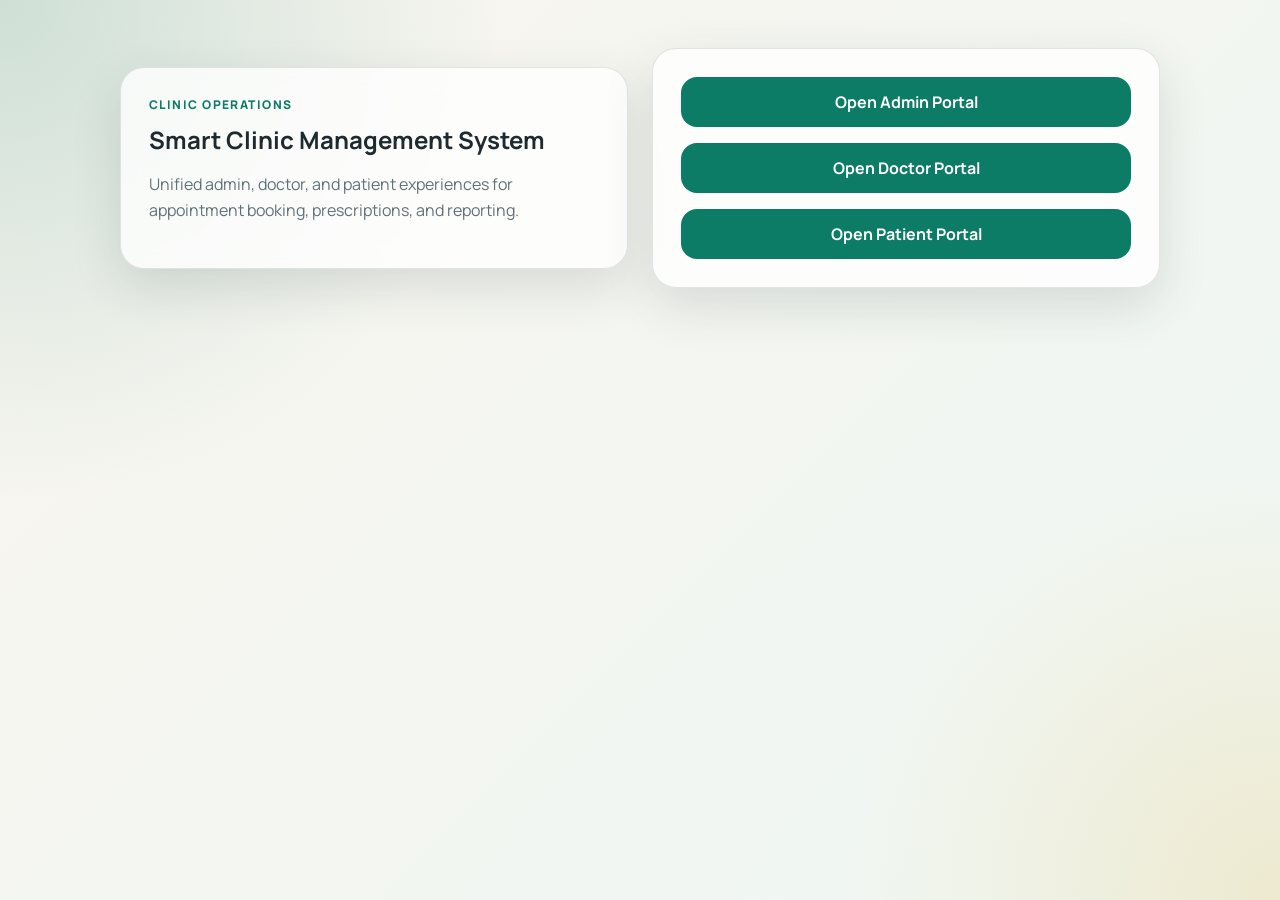
<file: frontend/index.html>
<!DOCTYPE html>
<html lang="en">
<head>
    <meta charset="UTF-8">
    <meta name="viewport" content="width=device-width, initial-scale=1.0">
    <title>Smart Clinic Management System</title>
    <link rel="stylesheet" href="assets/styles.css">
</head>
<body>
<main class="shell">
    <section class="hero">
        <div class="card">
            <div class="eyebrow">Clinic Operations</div>
            <h1>Smart Clinic Management System</h1>
            <p>Unified admin, doctor, and patient experiences for appointment booking, prescriptions, and reporting.</p>
        </div>
        <div class="card portal-list">
            <a class="portal-link" href="admin/login.html">Open Admin Portal</a>
            <a class="portal-link" href="doctor/login.html">Open Doctor Portal</a>
            <a class="portal-link" href="patient/login.html">Open Patient Portal</a>
        </div>
    </section>
</main>
</body>
</html>
</file>
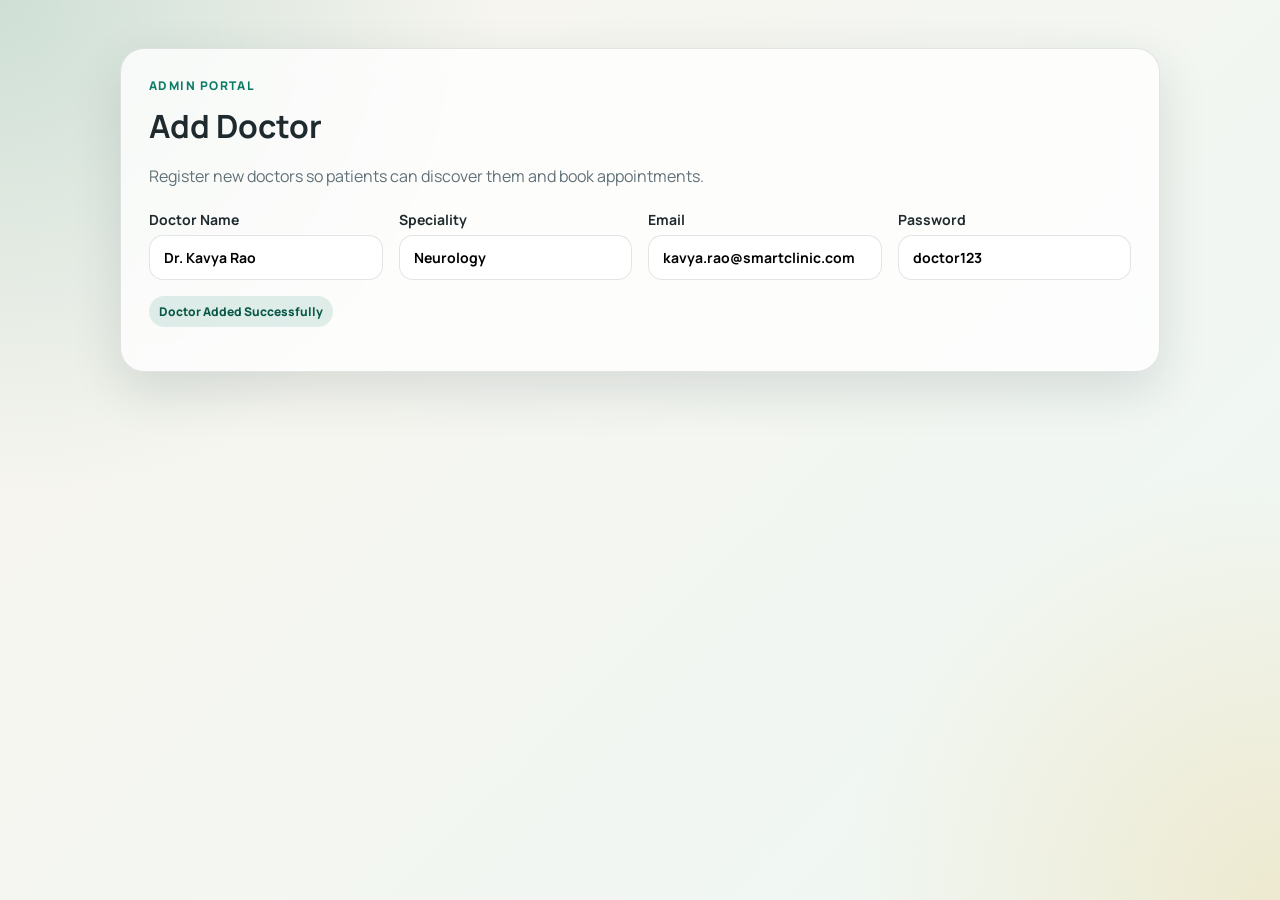
<file: frontend/admin/dashboard.html>
<!DOCTYPE html>
<html lang="en">
<head>
    <meta charset="UTF-8">
    <meta name="viewport" content="width=device-width, initial-scale=1.0">
    <title>Admin Dashboard</title>
    <link rel="stylesheet" href="../assets/styles.css">
</head>
<body>
<main class="shell">
    <div class="card">
        <div class="eyebrow">Admin Portal</div>
        <h1>Add Doctor</h1>
        <p>Register new doctors so patients can discover them and book appointments.</p>
        <form class="grid-2">
            <label>Doctor Name
                <input type="text" value="Dr. Kavya Rao">
            </label>
            <label>Speciality
                <input type="text" value="Neurology">
            </label>
            <label>Email
                <input type="email" value="kavya.rao@smartclinic.com">
            </label>
            <label>Password
                <input type="text" value="doctor123">
            </label>
        </form>
        <p><span class="badge">Doctor Added Successfully</span></p>
    </div>
</main>
</body>
</html>
</file>
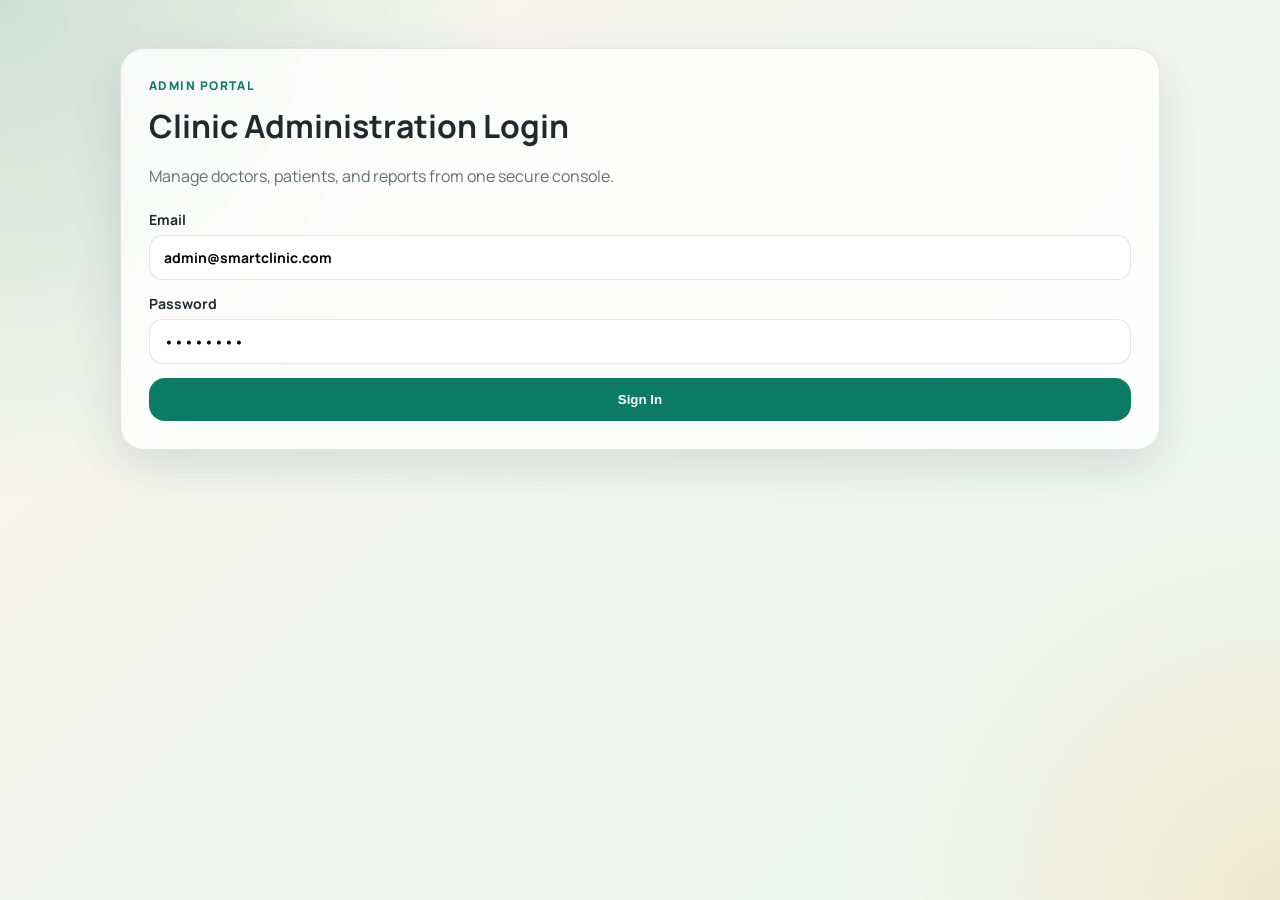
<file: frontend/admin/login.html>
<!DOCTYPE html>
<html lang="en">
<head>
    <meta charset="UTF-8">
    <meta name="viewport" content="width=device-width, initial-scale=1.0">
    <title>Admin Login</title>
    <link rel="stylesheet" href="../assets/styles.css">
</head>
<body>
<main class="shell">
    <div class="card">
        <div class="eyebrow">Admin Portal</div>
        <h1>Clinic Administration Login</h1>
        <p>Manage doctors, patients, and reports from one secure console.</p>
        <form>
            <label>Email
                <input type="email" value="admin@smartclinic.com">
            </label>
            <label>Password
                <input type="password" value="admin123">
            </label>
            <button type="button" onclick="location.href='dashboard.html'">Sign In</button>
        </form>
    </div>
</main>
</body>
</html>
</file>
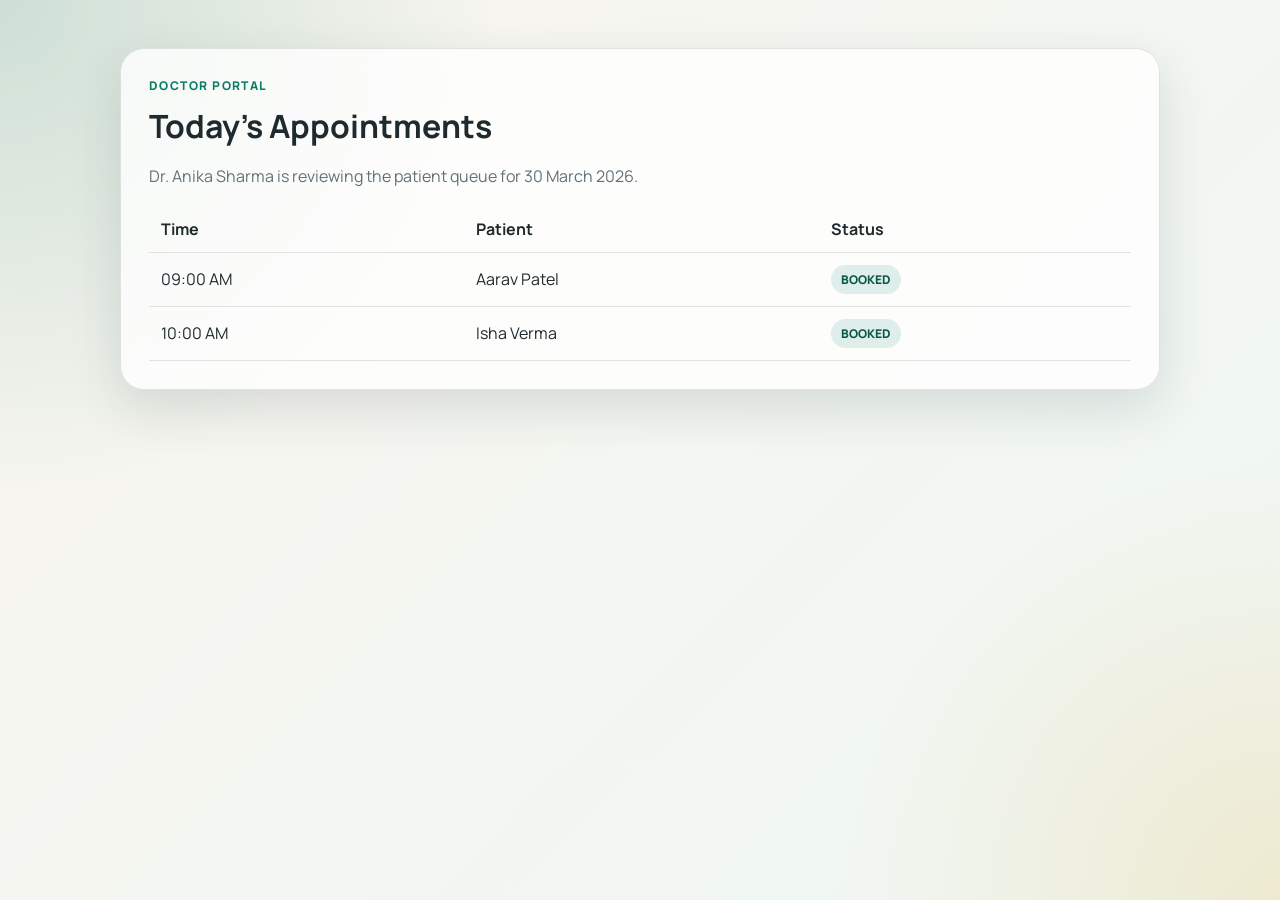
<file: frontend/doctor/appointments.html>
<!DOCTYPE html>
<html lang="en">
<head>
    <meta charset="UTF-8">
    <meta name="viewport" content="width=device-width, initial-scale=1.0">
    <title>Doctor Appointments</title>
    <link rel="stylesheet" href="../assets/styles.css">
</head>
<body>
<main class="shell">
    <div class="card">
        <div class="eyebrow">Doctor Portal</div>
        <h1>Today's Appointments</h1>
        <p>Dr. Anika Sharma is reviewing the patient queue for 30 March 2026.</p>
        <table class="table">
            <thead>
            <tr>
                <th>Time</th>
                <th>Patient</th>
                <th>Status</th>
            </tr>
            </thead>
            <tbody>
            <tr>
                <td>09:00 AM</td>
                <td>Aarav Patel</td>
                <td><span class="badge">BOOKED</span></td>
            </tr>
            <tr>
                <td>10:00 AM</td>
                <td>Isha Verma</td>
                <td><span class="badge">BOOKED</span></td>
            </tr>
            </tbody>
        </table>
    </div>
</main>
</body>
</html>
</file>
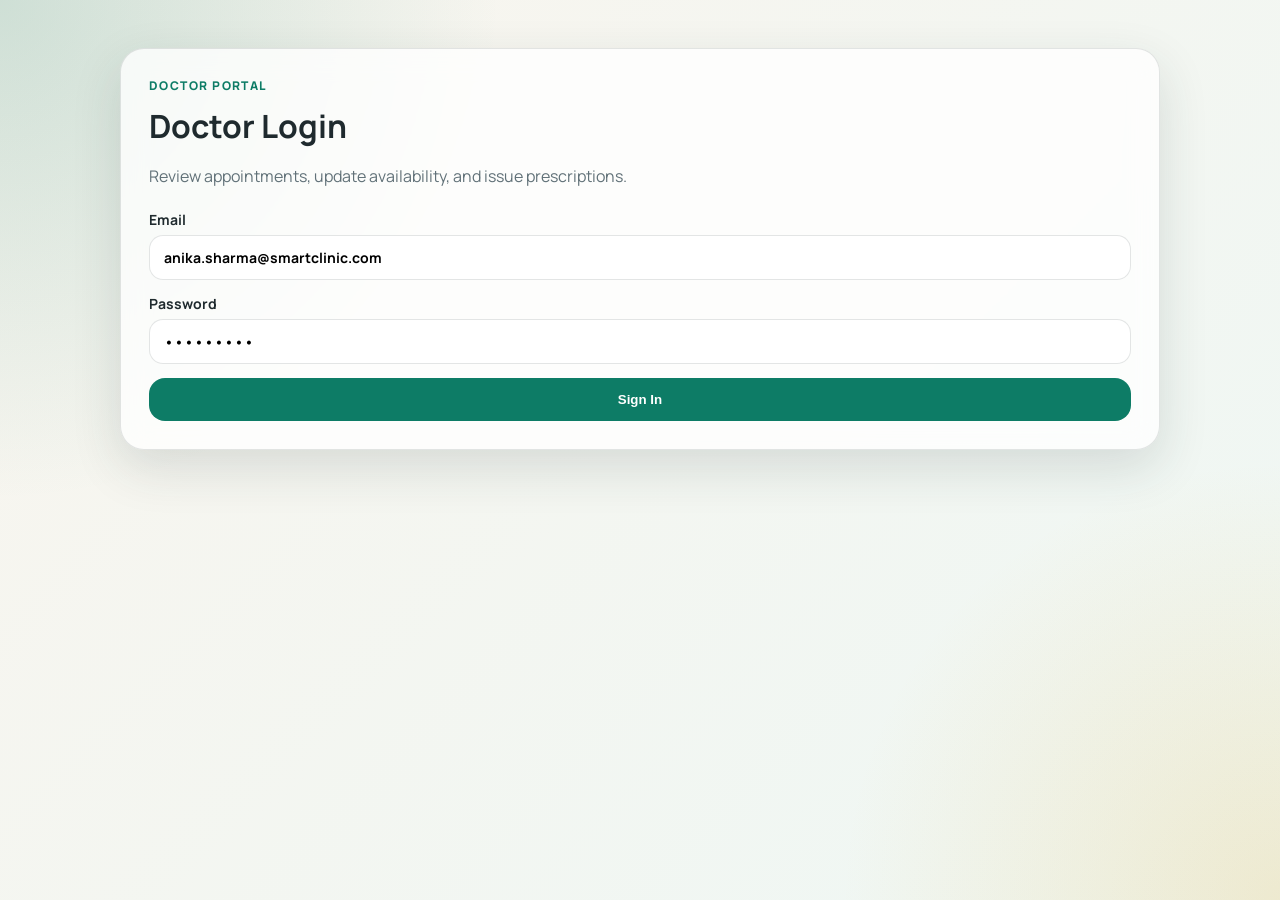
<file: frontend/doctor/login.html>
<!DOCTYPE html>
<html lang="en">
<head>
    <meta charset="UTF-8">
    <meta name="viewport" content="width=device-width, initial-scale=1.0">
    <title>Doctor Login</title>
    <link rel="stylesheet" href="../assets/styles.css">
</head>
<body>
<main class="shell">
    <div class="card">
        <div class="eyebrow">Doctor Portal</div>
        <h1>Doctor Login</h1>
        <p>Review appointments, update availability, and issue prescriptions.</p>
        <form>
            <label>Email
                <input type="email" value="anika.sharma@smartclinic.com">
            </label>
            <label>Password
                <input type="password" value="doctor123">
            </label>
            <button type="button" onclick="location.href='appointments.html'">Sign In</button>
        </form>
    </div>
</main>
</body>
</html>
</file>
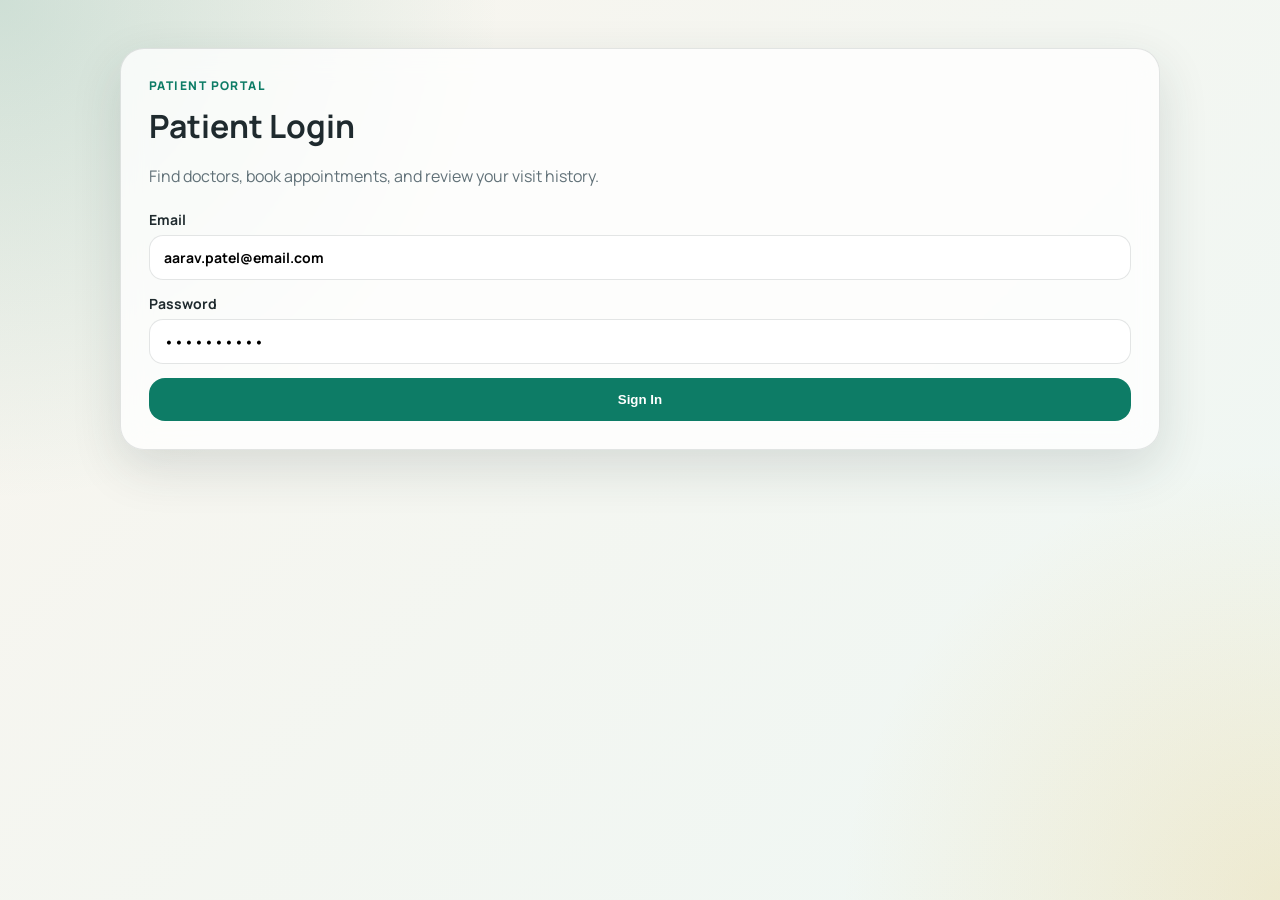
<file: frontend/patient/login.html>
<!DOCTYPE html>
<html lang="en">
<head>
    <meta charset="UTF-8">
    <meta name="viewport" content="width=device-width, initial-scale=1.0">
    <title>Patient Login</title>
    <link rel="stylesheet" href="../assets/styles.css">
</head>
<body>
<main class="shell">
    <div class="card">
        <div class="eyebrow">Patient Portal</div>
        <h1>Patient Login</h1>
        <p>Find doctors, book appointments, and review your visit history.</p>
        <form>
            <label>Email
                <input type="email" value="aarav.patel@email.com">
            </label>
            <label>Password
                <input type="password" value="patient123">
            </label>
            <button type="button" onclick="location.href='search.html'">Sign In</button>
        </form>
    </div>
</main>
</body>
</html>
</file>
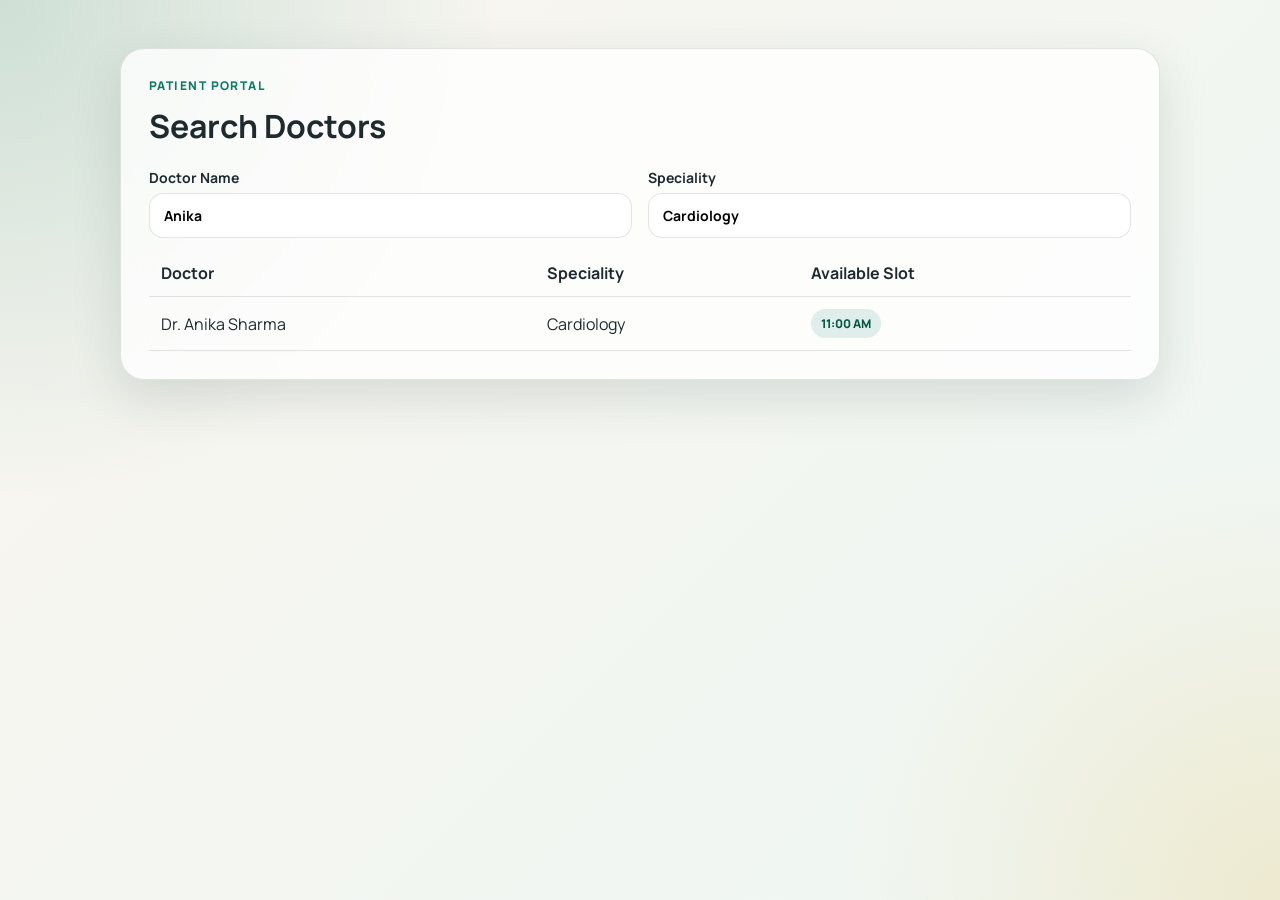
<file: frontend/patient/search.html>
<!DOCTYPE html>
<html lang="en">
<head>
    <meta charset="UTF-8">
    <meta name="viewport" content="width=device-width, initial-scale=1.0">
    <title>Find Doctor</title>
    <link rel="stylesheet" href="../assets/styles.css">
</head>
<body>
<main class="shell">
    <div class="card">
        <div class="eyebrow">Patient Portal</div>
        <h1>Search Doctors</h1>
        <form class="grid-2">
            <label>Doctor Name
                <input type="text" value="Anika">
            </label>
            <label>Speciality
                <input type="text" value="Cardiology">
            </label>
        </form>
        <table class="table">
            <thead>
            <tr>
                <th>Doctor</th>
                <th>Speciality</th>
                <th>Available Slot</th>
            </tr>
            </thead>
            <tbody>
            <tr>
                <td>Dr. Anika Sharma</td>
                <td>Cardiology</td>
                <td><span class="badge">11:00 AM</span></td>
            </tr>
            </tbody>
        </table>
    </div>
</main>
</body>
</html>
</file>
<file: frontend/assets/styles.css>
@import url("https://fonts.googleapis.com/css2?family=Manrope:wght@400;600;700;800&display=swap");

:root {
    --bg: #f4efe7;
    --surface: rgba(255, 255, 255, 0.78);
    --ink: #1f2a2e;
    --muted: #617178;
    --accent: #0d7c66;
    --accent-strong: #095846;
    --border: rgba(31, 42, 46, 0.12);
    --shadow: 0 18px 50px rgba(32, 54, 60, 0.14);
}

* {
    box-sizing: border-box;
}

body {
    margin: 0;
    font-family: "Manrope", sans-serif;
    color: var(--ink);
    background:
        radial-gradient(circle at top left, rgba(13, 124, 102, 0.18), transparent 32%),
        radial-gradient(circle at bottom right, rgba(236, 180, 63, 0.2), transparent 28%),
        linear-gradient(135deg, #f9f5ee 0%, #eef7f4 100%);
    min-height: 100vh;
}

.shell {
    max-width: 1080px;
    margin: 0 auto;
    padding: 48px 20px;
}

.hero {
    display: grid;
    gap: 24px;
    grid-template-columns: repeat(auto-fit, minmax(280px, 1fr));
    align-items: center;
}

.card {
    background: var(--surface);
    backdrop-filter: blur(14px);
    border: 1px solid var(--border);
    border-radius: 24px;
    padding: 28px;
    box-shadow: var(--shadow);
}

.eyebrow {
    text-transform: uppercase;
    letter-spacing: 0.12em;
    font-size: 12px;
    color: var(--accent);
    font-weight: 800;
}

h1, h2 {
    margin: 10px 0 12px;
}

p {
    color: var(--muted);
    line-height: 1.6;
}

.portal-list {
    display: grid;
    gap: 16px;
}

.portal-link,
button {
    display: inline-flex;
    justify-content: center;
    align-items: center;
    padding: 14px 18px;
    border-radius: 16px;
    border: none;
    background: var(--accent);
    color: white;
    text-decoration: none;
    font-weight: 700;
    cursor: pointer;
    transition: transform 0.2s ease, background 0.2s ease;
}

.portal-link:hover,
button:hover {
    background: var(--accent-strong);
    transform: translateY(-1px);
}

form {
    display: grid;
    gap: 14px;
    margin-top: 20px;
}

label {
    font-size: 14px;
    font-weight: 700;
}

input,
select,
textarea {
    width: 100%;
    margin-top: 6px;
    padding: 12px 14px;
    border-radius: 14px;
    border: 1px solid var(--border);
    font: inherit;
}

.grid-2 {
    display: grid;
    gap: 16px;
    grid-template-columns: repeat(auto-fit, minmax(220px, 1fr));
}

.table {
    width: 100%;
    border-collapse: collapse;
    margin-top: 12px;
}

.table th,
.table td {
    text-align: left;
    padding: 12px;
    border-bottom: 1px solid var(--border);
}

.badge {
    display: inline-block;
    padding: 6px 10px;
    border-radius: 999px;
    background: rgba(13, 124, 102, 0.12);
    color: var(--accent-strong);
    font-size: 12px;
    font-weight: 800;
}
</file>
